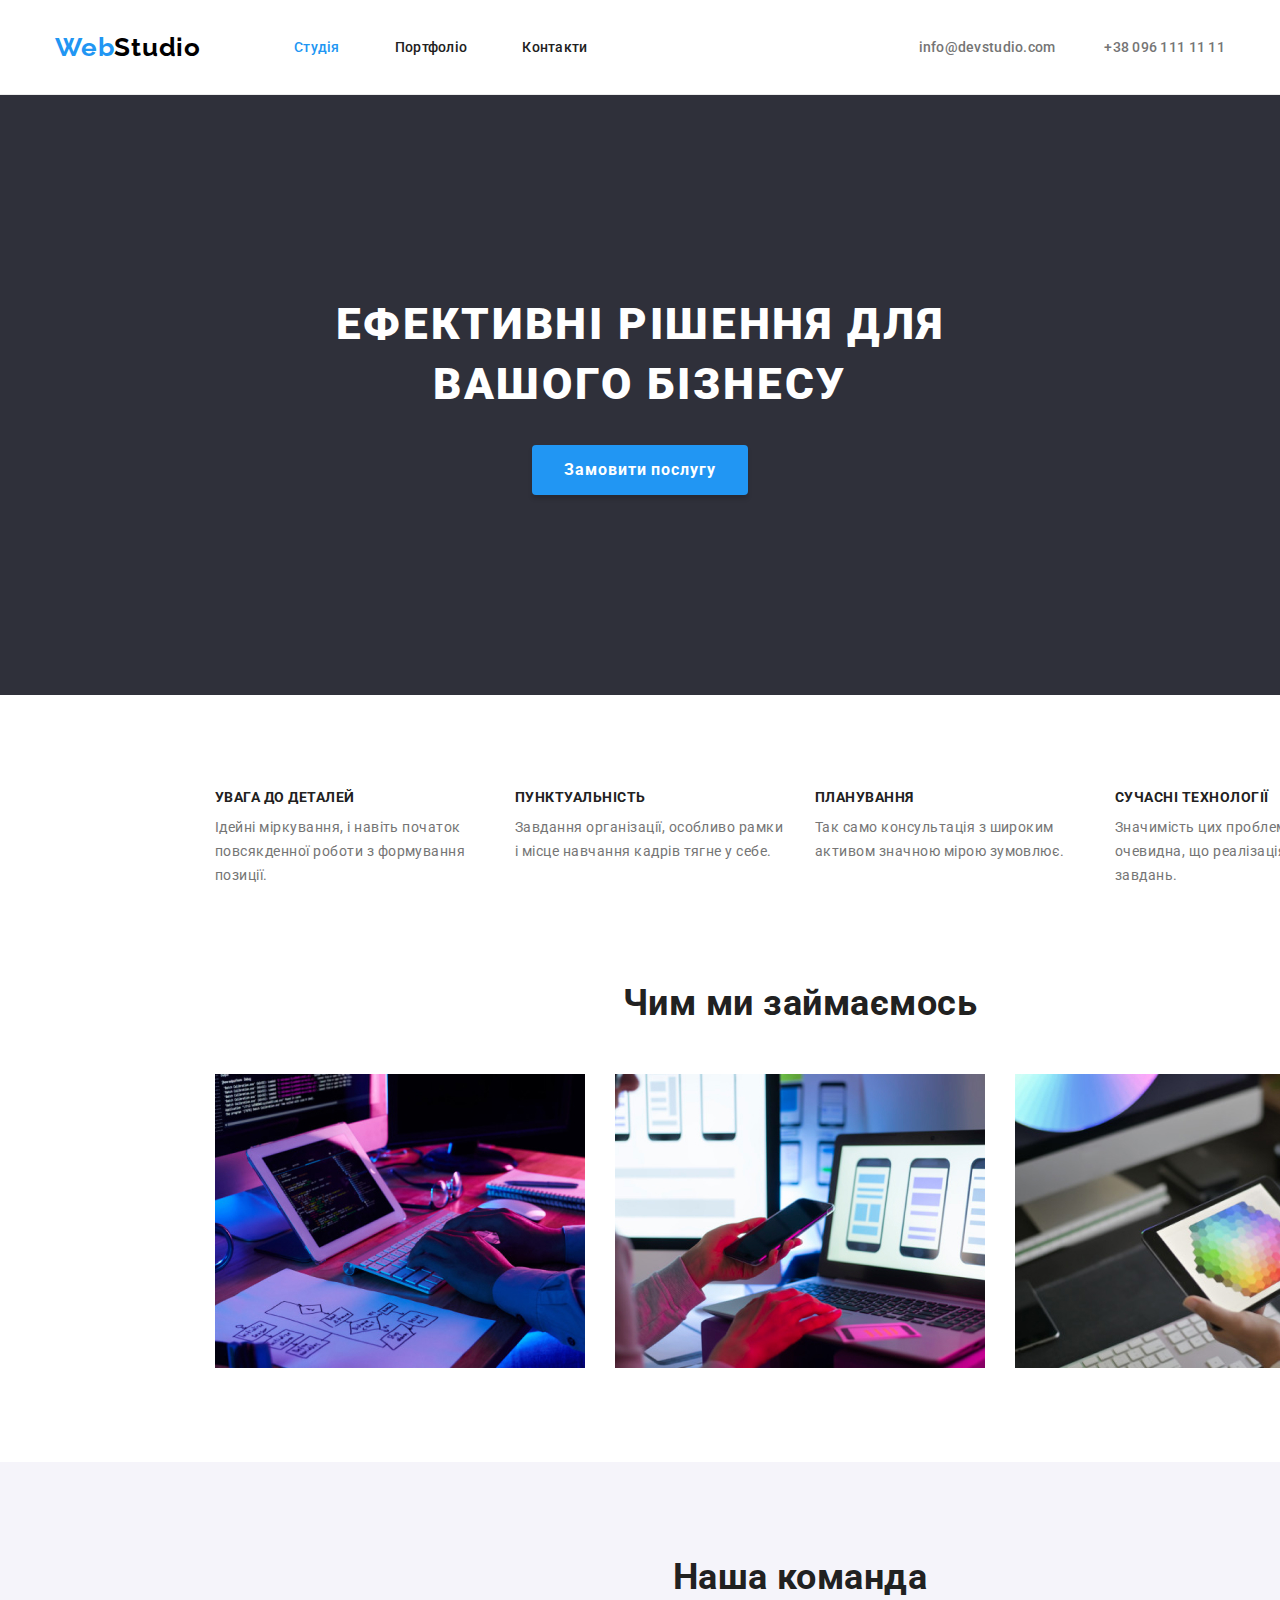
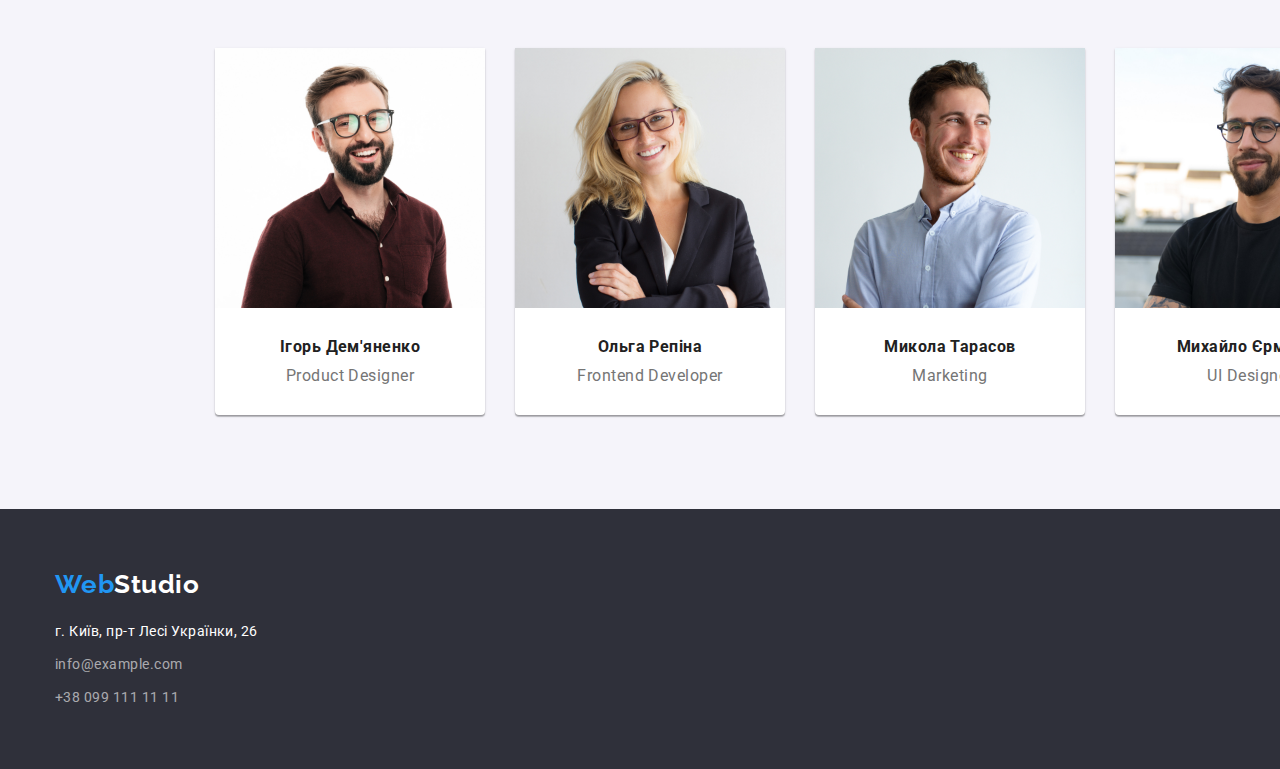
<file: index.html>
<!DOCTYPE html>
<html lang="ru">
  <head>
    <meta charset="UTF-8" />
    <meta http-equiv="X-UA-Compatible" content="IE=edge" />
    <meta hero-iv-name="viewport" content="width=device-width, initial-scale=1.0" />
    <title>Главная</title>
    <link rel="preconnect" href="https://fonts.googleapis.com" />
    <link rel="preconnect" href="https://fonts.gstatic.com" crossorigin />
    <link
      href="https://fonts.googleapis.com/css2?family=Raleway:wght@700&family=Roboto:wght@400;500;700;900&display=swap"
      rel="stylesheet"
    />
    <link
      rel="stylesheet"
      href="https://cdnjs.cloudflare.com/ajax/libs/modern-normalize/1.1.0/modern-normalize.min.css"
    />
    <link rel="stylesheet" href="./css/styles.css" />
  </head>
  <body>
    <header class="line-border">
      <!-- <section class="section header"> -->
        <div class="container header">
          <a class="header-logo" href="index.html" title="Наш Логотип"
            ><span class="header-logo-web">Web</span>Studio</a
          >
          <ul class="header-list">
            <li class="header-item">
              <a class="header-link" href="./index.html" title="Наша Студія">Студія</a>
            </li>
            <li class="header-item">
              <a class="header-link-web" href="./portfolio.html" title="Наші проекти">Портфоліо</a>
            </li>
            <li class="header-item">
              <a class="header-link-web" href="./index.html" title="Наші контакти">Контакти</a>
            </li>
          </ul>
          <ul class="header-contact-list">
            <li class="header-contact-item">
              <a class="header-contact-link" href="mailto:info@devstudio.com">info@devstudio.com</a>
            </li>
            <li class="header-contact-item">
              <a class="header-contact-link" href="tel:+380961111111">+38 096 111 11 11</a>
            </li>
          </ul>
        </div>
      </section>
    </header>
    <main>
      <section class="section hero">
        <div class="container hero-container">
          <h1 class="hero-text">Ефективні рішення для вашого бізнесу</h1>
          <button type="button" class="hero-btn">Замовити послугу</button>
        </div>
      </section>
      <!-- Section III -->
      <section class="hero-ii">
        <!-- Заголовок, которого не будет видно -->
        <h2 class="visually-hidden">Правила нашої роботи</h2>
        <ul class="container-list">
          <li class="hero-ii-item">
            <h3 class="hero-ii-title">УВАГА ДО ДЕТАЛЕЙ</h3>
            <p class="hero-ii-item-text">
              Ідейні міркування, і навіть початок повсякденної роботи з формування позиції.
            </p>
          </li>
          <li class="hero-ii-item">
            <h3 class="hero-ii-title">Пунктуальність</h3>
            <p class="hero-ii-item-text">
              Завдання організації, особливо рамки і місце навчання кадрів тягне у себе.
            </p>
          </li>
          <li class="hero-ii-item">
            <h3 class="hero-ii-title">Планування</h3>
            <p class="hero-ii-item-text">
              Так само консультація з широким активом значною мірою зумовлює.
            </p>
          </li>
          <li class="hero-ii-item">
            <h3 class="hero-ii-title">Сучасні технології</h3>
            <p class="hero-ii-item-text">
              Значимість цих проблем настільки очевидна, що реалізація планових завдань.
            </p>
          </li>
        </ul>
        <!-- Section III -->
      </section>
      <section class="hero-iii">
        <h2 class="hero-iii-title">Чим ми займаємось</h2>

        <ul class="container">
          <li class="hero-iii-item">
            <img src="./images/box1.jpg" alt="Робота на планшеті" width="370" />
          </li>
          <li class="hero-iii-item">
            <img
              src="./images/box2.jpg"
              alt="Перенесення даних з телефона на ноутбук"
              width="370"
            />
          </li>
          <li class="hero-iii-item">
            <img src="./images/box3.jpg" alt="Вибір кольору на планшеті" width="370" />
          </li>
        </ul>
      </section>
      <section class="section hero-iv-team">
        <h2 class="hero-iii-title">Наша команда</h2>
        <ul class="container hero-iii-container">
          <li class="hero-iv-item">
            <img src="./images/img1.jpg" alt="Портрет Ігоря" width="270" />
            <div class="hero-iv-worker">
              <h3 class="hero-iv-name">Ігорь Дем'яненко</h3>
              <p class="hero-iv-text">Product Designer</p>
            </div>
          </li>
          <li class="hero-iv-item">
            <img src="./images/img2.jpg" alt="Портрет Ольги" width="270" />

            <div class="hero-iv-worker">
              <h3 class="hero-iv-name">Ольга Репіна</h3>
              <p class="hero-iv-text">Frontend Developer</p>
            </div>
          </li>
          <li class="hero-iv-item">
            <img src="./images/img3.jpg" alt="Портрет Миколи" width="270" />
            <div class="hero-iv-worker">
              <h3 class="hero-iv-name">Микола Тарасов</h3>
              <p class="hero-iv-text">Marketing</p>
            </div>
          </li>
          <li class="hero-iv-item">
            <img src="./images/img4.jpg" alt="Портрет Михайла" width="270" />
            <div class="hero-iv-worker">
              <h3 class="hero-iv-name">Михайло Єрмаков</h3>
              <p class="hero-iv-text">UI Designer</p>
            </div>
          </li>
        </ul>
      </section>
    </main>

    <!--Шапка страницы-->

    <footer>
      <!-- <div class="container main-footer"> -->
        <div class=" container footer-container">
          <a class="footer-text" href="./index.html" title="Наш Логотип"
            ><span class="header-logo-web">Web</span>Studio</a
          >
          <ul>
            <li class="footer-item">
              <a
                class="footer-map"
                href="https://google.maps/"
                rel="noopener noreferrer"
              >
                г. Київ, пр-т Лесі Українки, 26</a
              >
            </li>
            <li class="footer-item">
              <a class="footer-link" href="mailto:info@example.com"
                >info@example.com</a
              >
            </li>
            <li class="footer-item">
              <a class="footer-link" href="tel:+380991111111"
                >+38 099 111 11 11</a
              >
            </li>
          </ul>
        </div>
        <!-- <div class="last-footer">
          <h3 class="footer-title">приєднуйтесь</h3>

          <ul class="footer-social-list">
            <li>
              <a href="#" class="footer-social-link">
                <svg class="footer-soc" width="20" height="20">
                  <use href="./images/symbol-defs.svg#icon-instagram-new"></use>
                </svg>
              </a>
            </li>
            <li>
              <a href="#" class="footer-social-link">
                <svg class="footer-soc" width="20" height="20">
                  <use href="./images/symbol-defs.svg#icon-twitter-2"></use>
                </svg>
              </a>
            </li>
            <li>
              <a href="#" class="footer-social-link">
                <svg class="footer-soc" width="20" height="20">
                  <use href="./images/symbol-defs.svg#icon-facebook-1"></use>
                </svg>
              </a>
            </li>
            <li>
              <a href="#" class="footer-social-link">
                <svg class="footer-soc" width="20" height="20">
                  <use href="./images/symbol-defs.svg#icon-linkedin-1"></use>
                </svg>
              </a>
            </li>
          </ul>
        </div> -->
      </div>
    </footer>
  </body>
</html>
</file>
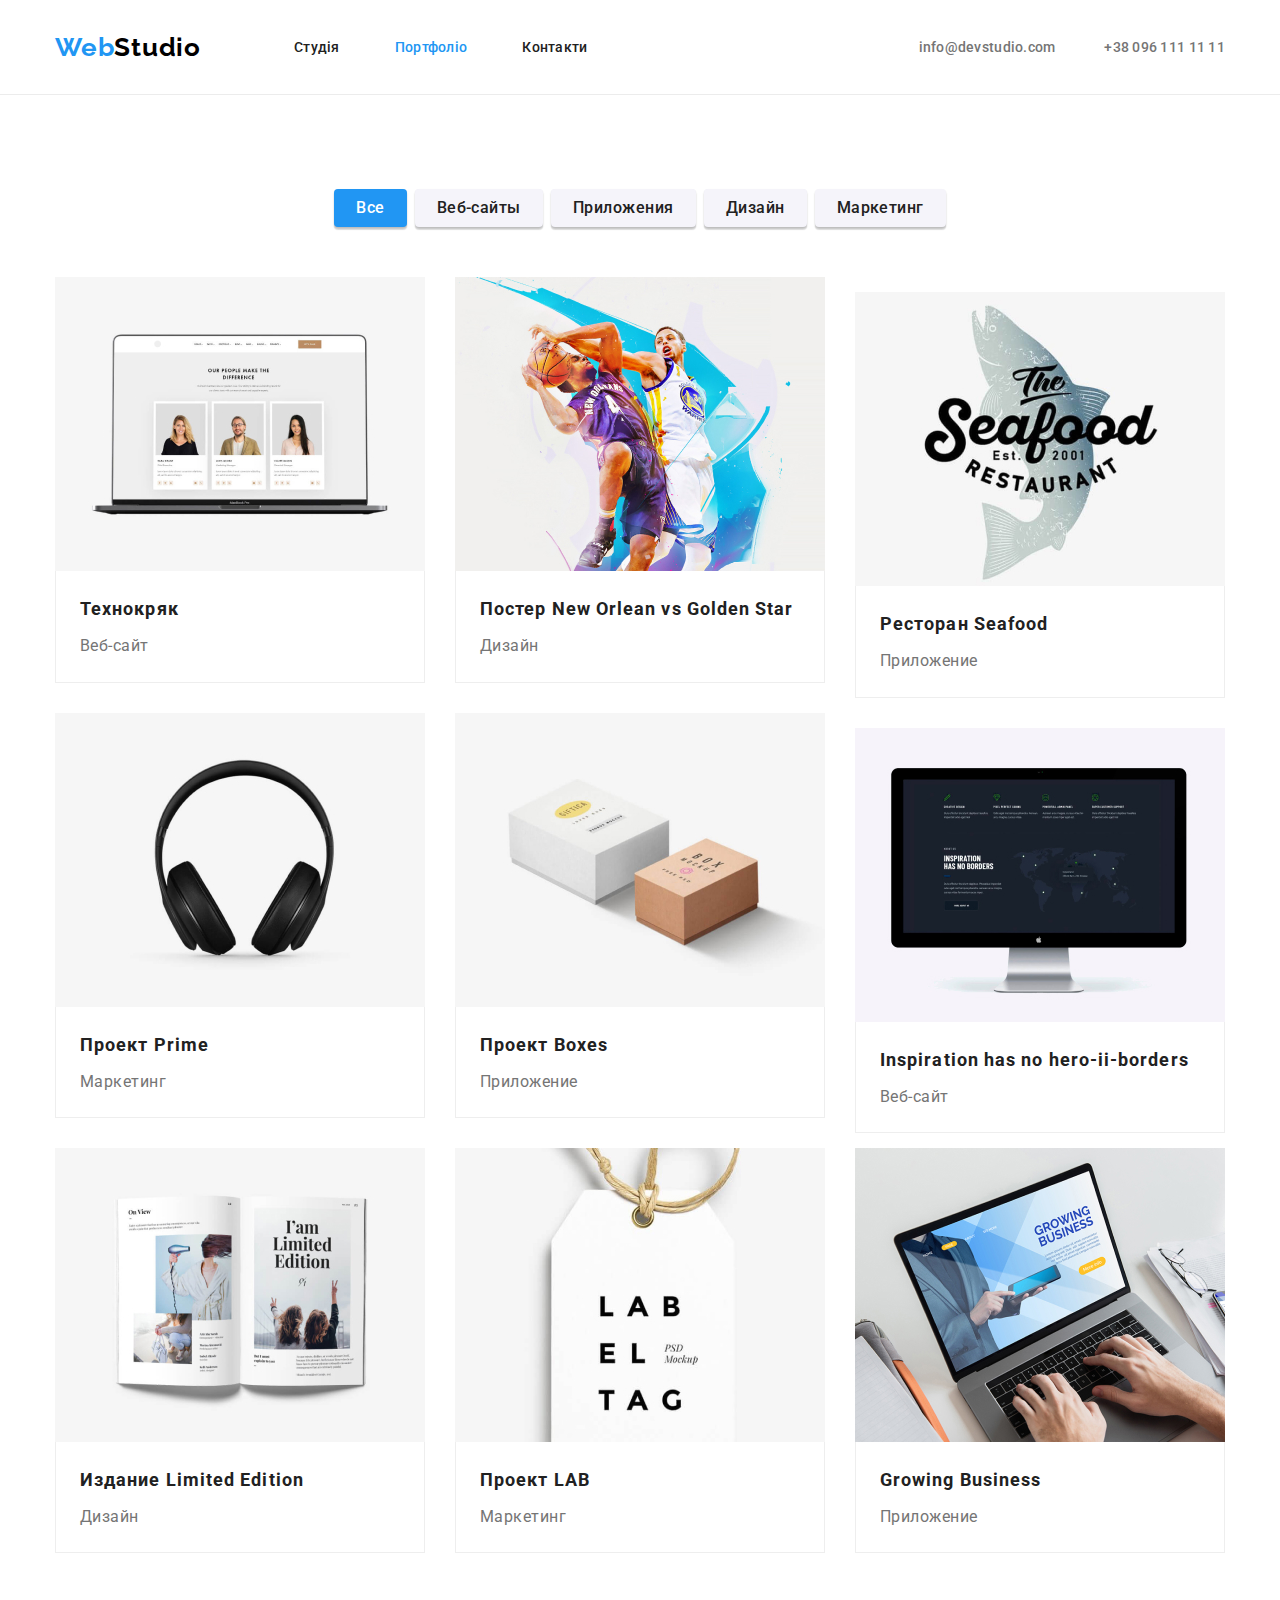
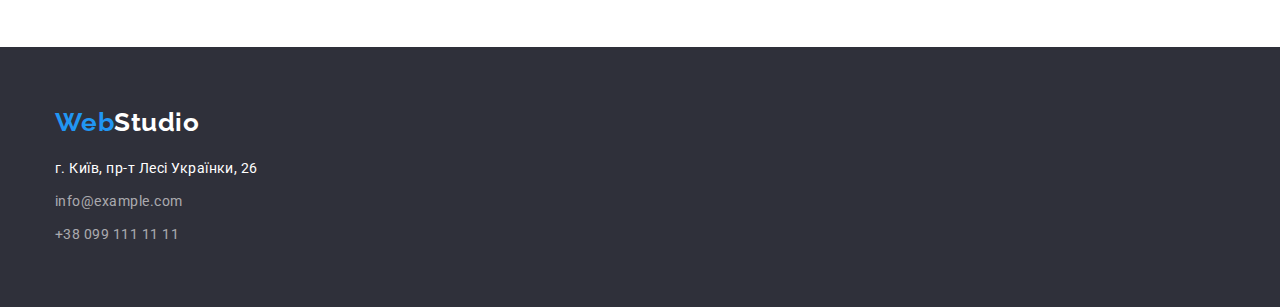
<file: portfolio.html>
<!DOCTYPE html>
<html lang="ru">
  <head>
    <meta charset="UTF-8" />
    <meta http-equiv="X-UA-Compatible" content="IE=edge" />
    <meta hero-iv-name="viewport" content="width=device-width, initial-scale=1.0" />
    <title>Главная</title>
    <link rel="preconnect" href="https://fonts.googleapis.com" />
    <link rel="preconnect" href="https://fonts.gstatic.com" crossorigin />
    <link
      href="https://fonts.googleapis.com/css2?family=Raleway:wght@700&family=Roboto:wght@400;500;700;900&display=swap"
      rel="stylesheet"
    />
    <link
      rel="stylesheet"
      href="https://cdnjs.cloudflare.com/ajax/libs/modern-normalize/1.1.0/modern-normalize.min.css"
    />
    <link rel="stylesheet" href="./css/styles.css" />
  </head>
  <body>
    <header class="line-border">
      <!-- <section class="section header"> -->
        <div class="container">
          <a class="header-logo" href="index.html" title="Наш Логотип"
            ><span class="header-logo-web">Web</span>Studio</a
          >
          <ul class="header-list">
            <li class="header-item">
              <a class="header-link-web" href="./index.html" title="Наша Студія">Студія</a>
            </li>
            <li class="header-item">
              <a class="header-link" href="./portfolio.html" title="Наші проекти">Портфоліо</a>
            </li>
            <li class="header-item">
              <a class="header-link-web" href="./index.html" title="Наші контакти">Контакти</a>
            </li>
          </ul>
          <ul class="header-contact-list">
            <li class="header-contact-item">
              <a class="header-contact-link" href="mailto:info@devstudio.com">info@devstudio.com</a>
            </li>
            <li class="header-contact-item">
              <a class="header-contact-link" href="tel:+380961111111">+38 096 111 11 11</a>
            </li>
          </ul>
        </div>
      </section>
    </header>
 <main>
    <section class="section">
        <h1 class="hero-port visually-hidden">Главная секция</h1> 
            <ul class="container">
                <li class="hero-port-item"><button type="button" class="hero-blue-btn">Все</button></li>
                <li class="hero-port-item"><button type="button" class="hero-port-btn">Веб-сайты</button></li>
                <li class="hero-port-item"><button type="button" class="hero-port-btn">Приложения</button></li> 
                <li class="hero-port-item"><button type="button" class="hero-port-btn">Дизайн</button></li> 
                <li class="hero-port-item"><button type="button" class="hero-port-btn">Маркетинг</button></li> 
            </ul>
       <!-- <section class="hero-ii-port"> -->
            <ul class="container hero-ii-port-container">
             <li class="hero-ii-port-item">
                <img src="./images/img5.jpg" 
                     alt="Сайт ТЕХНОКРЯК" 
                     width="370" />
                 <div class="hero-ii-border">
                    <h2 class="hero-ii-port-title">Технокряк</h2>
                    <p class="hero-ii-port-text">Веб-сайт</p>
                 </div>
              </li>         
                <li class="hero-ii-port-item">                  
                    <img src="./images/img6.jpg" alt="Постер New Orlean vs Golden Star" width="370" />                    
                  <div class="hero-ii-border">
                    <h2 class="hero-ii-port-title">Постер New Orlean vs Golden Star</h2>
                    <p class="hero-ii-port-text">Дизайн</p>
                  </div>
                </li>              
                <li class="hero-ii-port-item">                   
                        <img src="./images/img7.jpg" alt="Ресторан Seafood" width="370" />
                  <div class="hero-ii-border"> 
                        <h2 class="hero-ii-port-title">Ресторан Seafood</h2>
                         <p class="hero-ii-port-text">Приложение</p>
                  </div> 
                </li>
                    <li class="hero-ii-port-item">                        
                        <img src="./images/img8.jpg" alt="Проект Prime" width="370" />
                  <div class="hero-ii-border">
                        <h2 class="hero-ii-port-title">Проект Prime</h2>
                        <p class="hero-ii-port-text">Маркетинг</p>
                  </div>
                </li>
                <li class="hero-ii-port-item">                    
                        <img src="./images/img9.jpg" alt="Проект Boxes" width="370" />
                    <div class="hero-ii-border">
                        <h2 class="hero-ii-port-title">Проект Boxes</h2>
                        <p class="hero-ii-port-text">Приложение</p>
                    </div>
                </li>
                <li class="hero-ii-port-item">                 
                         <img src="./images/img10.jpg" alt="Inspiration has no Borders" width="370" />
                    <div class="hero-ii-border">
                        <h2 class="hero-ii-port-title">Inspiration has no hero-ii-borders</h2>
                         <p class="hero-ii-port-text">Веб-сайт</p>
                    </div>
                </li>
                <li class="hero-ii-port-item">                    
                        <img src="./images/img11.jpg" alt="Издание Limited Edition" width="370" />
                    <div class="hero-ii-border">
                        <h2 class="hero-ii-port-title">Издание Limited Edition</h2>
                        <p class="hero-ii-port-text">Дизайн</p>
                    </div>
                </li>
                 <li class="hero-ii-port-item">
                        <img src="./images/img12.jpg" alt="Проект LAB" width="370" />
                    <div class="hero-ii-border">
                        <h2 class="hero-ii-port-title">Проект LAB</h2>
                        <p class="hero-ii-port-text">Маркетинг</p>
                    </div>
                 </li>
                   <li class="hero-ii-port-item">
                        <img src="./images/img13.jpg" alt="Growing Business" width="370" />
                     <div class="hero-ii-border">
                        <h2 class="hero-ii-port-title">Growing Business</h2>
                        <p class="hero-ii-port-text">Приложение</p>
                     </div>
                   </li>        
               </ul>
           </div>
        </section>
   </main>
<footer>
      <!-- <div class="container main-footer"> -->
        <div class=" container footer-container">
          <a class="footer-text" href="./index.html" title="Наш Логотип"
            ><span class="header-logo-web">Web</span>Studio</a
          >
          <ul>
            <li class="footer-item">
              <a
                class="footer-map"
                href="https://google.maps/"
                rel="noopener noreferrer"
              >
                г. Київ, пр-т Лесі Українки, 26</a
              >
            </li>
            <li class="footer-item">
              <a class="footer-link" href="mailto:info@example.com"
                >info@example.com</a
              >
            </li>
            <li class="footer-item">
              <a class="footer-link" href="tel:+380991111111"
                >+38 099 111 11 11</a
              >
            </li>
          </ul>
        </div>
</body>
</html>
</file>
<file: css/styles.css>
/* Цвет основы и цветoвая гамма страницы */

html {
  box-sizing: border-box;
}

*,
*::before *::after {
  box-sizing: inherit;
}

* {
  text-decoration: none;
  list-style: none;
}

h1,
h2,
h3,
h4,
p,
ul {
  margin: 0;
  padding: 0;
}

ul,
ol {
  margin-top: 0;
  margin-bottom: 0;
  padding-left: 0;
}

:root {
  --text-color: #757575;
  --title-color: #212121;
  --color-blue: #2196f3;
  --color-white: #ffffff;
  --color-black: #000000;
  --color-red: #990909;
  --color-footer: #2f303a;
  --color-whitesemi: rgba(255, 255, 255, 0.6);
  --color-button-grey: #f5f4fa;
  --color-button-blue: #188ce8;
}

/* Основные шрифт, цвет шр ифта и др. */

body {
  background-color: #ffffff;
  color: var(--title-color);
  font-family: Roboto, sans-serif;
  font-weight: 500;
  letter-spacing: 0.03em;
}

/* Полезное правило для удаления атрибутов в списке */

/* 
.list {
list-style: none;
} */

/* Корисна вставка:  */

img {
  display: block;
  max-width: 100%;
}

.container {
  display: flex;
  align-items: center;
  justify-content: center;
  max-width: 1200px;
  width: 100%;
  padding: 0 15px;
  margin: 0 auto;
}

/* main-nav */

.container-list {
  display: flex;
  justify-content: center;
  max-width: 1200px;
  width: 100%;
  padding: 0 15px;
  margin: 0 auto;
}

.section {
  padding-top: 94px;
  padding-bottom: 94px;
}

.line-border {
  padding: 32px 0;
  border-bottom: 1px solid #ececec;
  margin: 0 auto;
}

/* Перша сторінка Студія */

.header-logo {
  margin-right: 93px;
  color: var(--color-black);
  font-family: Raleway;
  font-weight: 700;
  font-size: 26px;
  line-height: 1.17;
  letter-spacing: 0.03em;
}
.header-logo-web {
  color: var(--color-blue);
  font-family: Raleway;
  font-weight: 700;
  font-size: 26px;
  line-height: 1.17;
  letter-spacing: 0.03em;
}
.header-list {
  display: flex;
  width: 294px;
  justify-content: space-between;
  margin-right: 331px;
}
.header-list .header-link {
  display: block;
  color: var(--color-blue);
  font-family: Roboto;
  font-weight: 500;
  font-size: 14px;
  line-height: 1.17;
  letter-spacing: 0.02em;
}
.header-list .header-link:active {
  color: var(--color-blue);
}
.header-list .header-link-web {
  display: block;
  color: var(--title-color);
  font-family: Roboto;
  font-weight: 500;
  font-size: 14px;
  line-height: 1.17;
  letter-spacing: 0.02em;
}
.header-link-web:hover,
.header-link-web:focus {
  color: var(--color-blue);
}
.header-contact-list {
  display: flex;
  justify-content: space-between;
  width: 307px;
}
.header-contact-link {
  color: var(--text-color);
  font-size: 14px;
  line-height: 1.17;
  letter-spacing: 0.02em;
}
.header-contact-link:hover,
.cheader-contact-link:focus {
  color: var(--color-blue);
}
.hero {
  margin: 0 auto;
  height: 600px;
  text-align: center;
  background-color: var(--color-footer);
  /* width: 1600px; */
}
.hero-container {
  display: block;
}
.hero-text {
  padding-top: 106px;
  margin: 0 auto 30px;
  width: 696px;
  text-align: center;
  justify-content: center;
  color: var(--color-white);
  font-weight: 900;
  font-size: 44px;
  line-height: 1.36;
  text-transform: uppercase;
  letter-spacing: 0.06em;
}
.hero-btn {
  display: inline-block;
  min-width: 200px;
  padding: 10px 32px;
  border-radius: 4px;
  box-shadow: 0px 4px 4px rgba(0, 0, 0, 0.15);
  background-color: var(--color-blue);
  color: var(--color-white);
  font-family: Roboto;
  font-weight: 700;
  font-size: 16px;
  line-height: 1.88;
  letter-spacing: 0.06em;
  cursor: pointer;
  border: none;
}
.button:hover,
.button:focus {
  background-color: var(--color-button-blue);
}

.hero-ii {
  padding: 94px 0 94px;
  margin: 0 auto 0;
  text-align: center;
  width: 1600px;
}
/* .hero-ii-text {
  display: none;
} */
.hero-ii-item {
  display: block;
  padding-bottom: 0;
  width: 270px;
}
.hero-ii-item:not(:last-child) {
  margin-right: 30px;
}
/* 
.hero-ii-item::before {
  display: block;
  content: '';
  width: 270px;
  height: 120px;
  outline: 2px solid red;
  background-size: 70px;
  background-repeat: no-repeat;
  background-position: center;
  background-color: var(--color-button-grey);
  margin-bottom: 30px;
} */

.hero-ii-title {
  text-align: left;
  margin-bottom: 10px;
  color: var(--title-color);
  font-weight: 700;
  font-size: 14px;
  line-height: 1.17;
  text-transform: uppercase;
}
.hero-ii-item-text {
  text-align: left;
  color: var(--text-color);
  font-weight: 400;
  font-size: 14px;
  line-height: 1.71;
}

.hero-iii {
  padding-top: 0;
  padding-bottom: 94px;
  margin: 0 auto 0;
  text-align: center;
  width: 1600px;
}
.hero-iii-item {
  /* padding: 0 0 94px; */
  margin: 0 auto 0;
  text-align: center;
  width: 1600px;
}
.hero-iii-title {
  margin-bottom: 50px;
  color: var(--title-color);
  font-weight: 700;
  font-size: 36px;
  line-height: 1.17;
  text-align: center;
}
.hero-iii-item:not(:last-child) {
  margin-right: 30px;
}
.hero-iv-team {
  padding: 94px 0 94px;
  margin: 0 auto 0;
  text-align: center;
  width: 1600px;
  background-color: var(--color-button-grey);
}
.hero-iv-item {
  padding: 0 0 0;
  margin: 0 auto 0;
  text-align: center;
}
.hero-iv-item:not(:last-child) {
  margin-right: 30px;
}
.hero-iv-item {
  border-radius: 0px 0px 4px 4px;
  background-color: #ffffff;
  box-shadow: 0px 1px 3px rgba(0, 0, 0, 0.12), 0px 1px 1px rgba(0, 0, 0, 0.14),
    0px 2px 1px rgba(0, 0, 0, 0.2);
}
.hero-iv-list {
  display: flex;
  justify-content: center;
  width: 1200px;
  margin: 0 auto;
}

.hero-iv-item:not(:last-child) {
  margin-right: 30px;
}

.hero-iv-worker {
  display: block;
  width: 270px;
  text-align: center;
}
.hero-iv-name {
  padding-top: 30px;
  padding-bottom: 10px;
  color: var(--title-color);
  font-size: 16px;
  line-height: 1.17;
}
.hero-iv-text {
  margin-bottom: 30px;
  color: var(--text-color);
  font-weight: 400;
  font-size: 16px;
  line-height: 1.17;
}
footer {
  margin: 0 auto 0;
  text-align: left;
  background-color: var(--color-footer);
}
.footer-address .footer-list:not(:last-child) {
  margin-bottom: 9px;
}
.footer-text {
  display: block;
  text-align: left;
  padding-top: 60px;
  margin-bottom: 20px;
  color: var(--color-white);
  font-family: Raleway;
  font-weight: 700;
  font-size: 26px;
  line-height: 1.11;
  font-style: normal;
}
.footer-container {
  display: block;
  padding-bottom: 60px;
}

.footer-item {
  display: block;
}

.footer-container .footer-item:not(:last-child) {
  margin-bottom: 9px;
}

.footer-map {
  display: block;
  text-align: left;
  color: var(--color-white);
  font-weight: 400;
  font-size: 14px;
  line-height: 1.71;
  font-style: normal;
}

.footer-map:hover,
.footer-map:focus {
  color: var(--color-blue);
}
.main-footer {
  display: flex;
  align-items: flex-start;
  justify-content: left;
}
.footer-link {
  display: block;
  text-align: left;
  color: var(--color-whitesemi);
  font-weight: 400;
  font-size: 14px;
  line-height: 1.71;
  text-decoration-line: none;
  font-style: normal;
}
.footer-link:hover,
.footer-link:focus {
  color: var(--color-blue);
}
.hero-port-section {
  padding: 94px 0 0;
  margin: 0 auto 0;
  text-align: center;
}

.hero-port-list {
  display: flex;
  justify-content: center;
  border: none;
}

.hero-blue-btn {
  padding: 6px 22px;
  background-color: var(--color-blue);
  color: var(--color-white);
  font-family: Roboto;
  font-weight: 500;
  font-size: 16px;
  line-height: 1.63;
  letter-spacing: 0.03em;
  cursor: pointer;
  box-shadow: 0px 3px 1px rgba(0, 0, 0, 0.1), 0px 1px 2px rgba(0, 0, 0, 0.08),
    0px 2px 2px rgba(0, 0, 0, 0.12);
  border-radius: 4px;
  border: none;
}

.hero-blue-btn:hover,
.hero-blue-btn:focus {
  background-color: var(--color-button-blue);
}

.hero-port-item {
  color: var(--title-color);
  font-weight: 500;
  font-size: 16px;
  line-height: 1.63;
  letter-spacing: 0.03em;
  cursor: pointer;
  border-radius: 4px;
  border: none;
}
.hero-port-item:not(:last-child) {
  margin-right: 8px;
  background-color: var(--color-button-grey);
}
.hero-port-btn {
  padding: 6px 22px;
  background-color: var(--color-button-grey);
  color: var(--title-color);
  font-family: Roboto;
  font-weight: 500;
  font-size: 16px;
  line-height: 1.63;
  letter-spacing: 0.03em;
  cursor: pointer;
  box-shadow: 0px 3px 1px rgba(0, 0, 0, 0.1), 0px 1px 2px rgba(0, 0, 0, 0.08),
    0px 2px 2px rgba(0, 0, 0, 0.12);
  border-radius: 4px;
  border: none;
}
.hero-port-btn:hover,
.hero-port-btn:focus {
  background-color: var(--color-button-blue);
  color: var(--color-white);
}
.hero-ii-port {
  /* padding: 0 0 94px; */
  margin: 0 auto 0;
  text-align: center;
  width: 1600px;
}
.hero-ii-port-container {
  display: flex;
  flex-wrap: wrap;
  padding-top: 50px;
  margin: 0 auto;
  width: 1200px;
}
.hero-ii-port-item {
  margin-right: 30px;
  margin-bottom: 30px;
  width: 370px;
  text-align: left;
}
.hero-ii-port-item:nth-child(3n) {
  margin: 0;
}
.hero-ii-port-item:nth-last-child(-n + 3) {
  margin-bottom: 0;
}
.hero-ii-border {
  border-left: 1px solid #eeeeee;
  border-bottom: 1px solid #eeeeee;
  border-right: 1px solid #eeeeee;
}
.hero-ii-port-title {
  padding-top: 20px;
  padding-left: 24px;
  margin-bottom: 4px;
  color: var(--title-color);
  font-family: Roboto;
  font-weight: 700;
  font-size: 18px;
  line-height: 2;
  letter-spacing: 0.06em;
  text-transform: none;
}
.hero-ii-port-text {
  padding-bottom: 20px;
  padding-left: 24px;
  font-weight: 400;
  color: var(--text-color);
  font-size: 16px;
  line-height: 1.88;
}

.visually-hidden {
  position: absolute;
  white-space: nowrap;
  width: 1px;
  height: 1px;
  overflow: hidden;
  border: 0;
  padding: 0;
  clip: rect(0 0 0 0);
  clip-path: inset(50%);
  margin: -1px;
}
</file>
